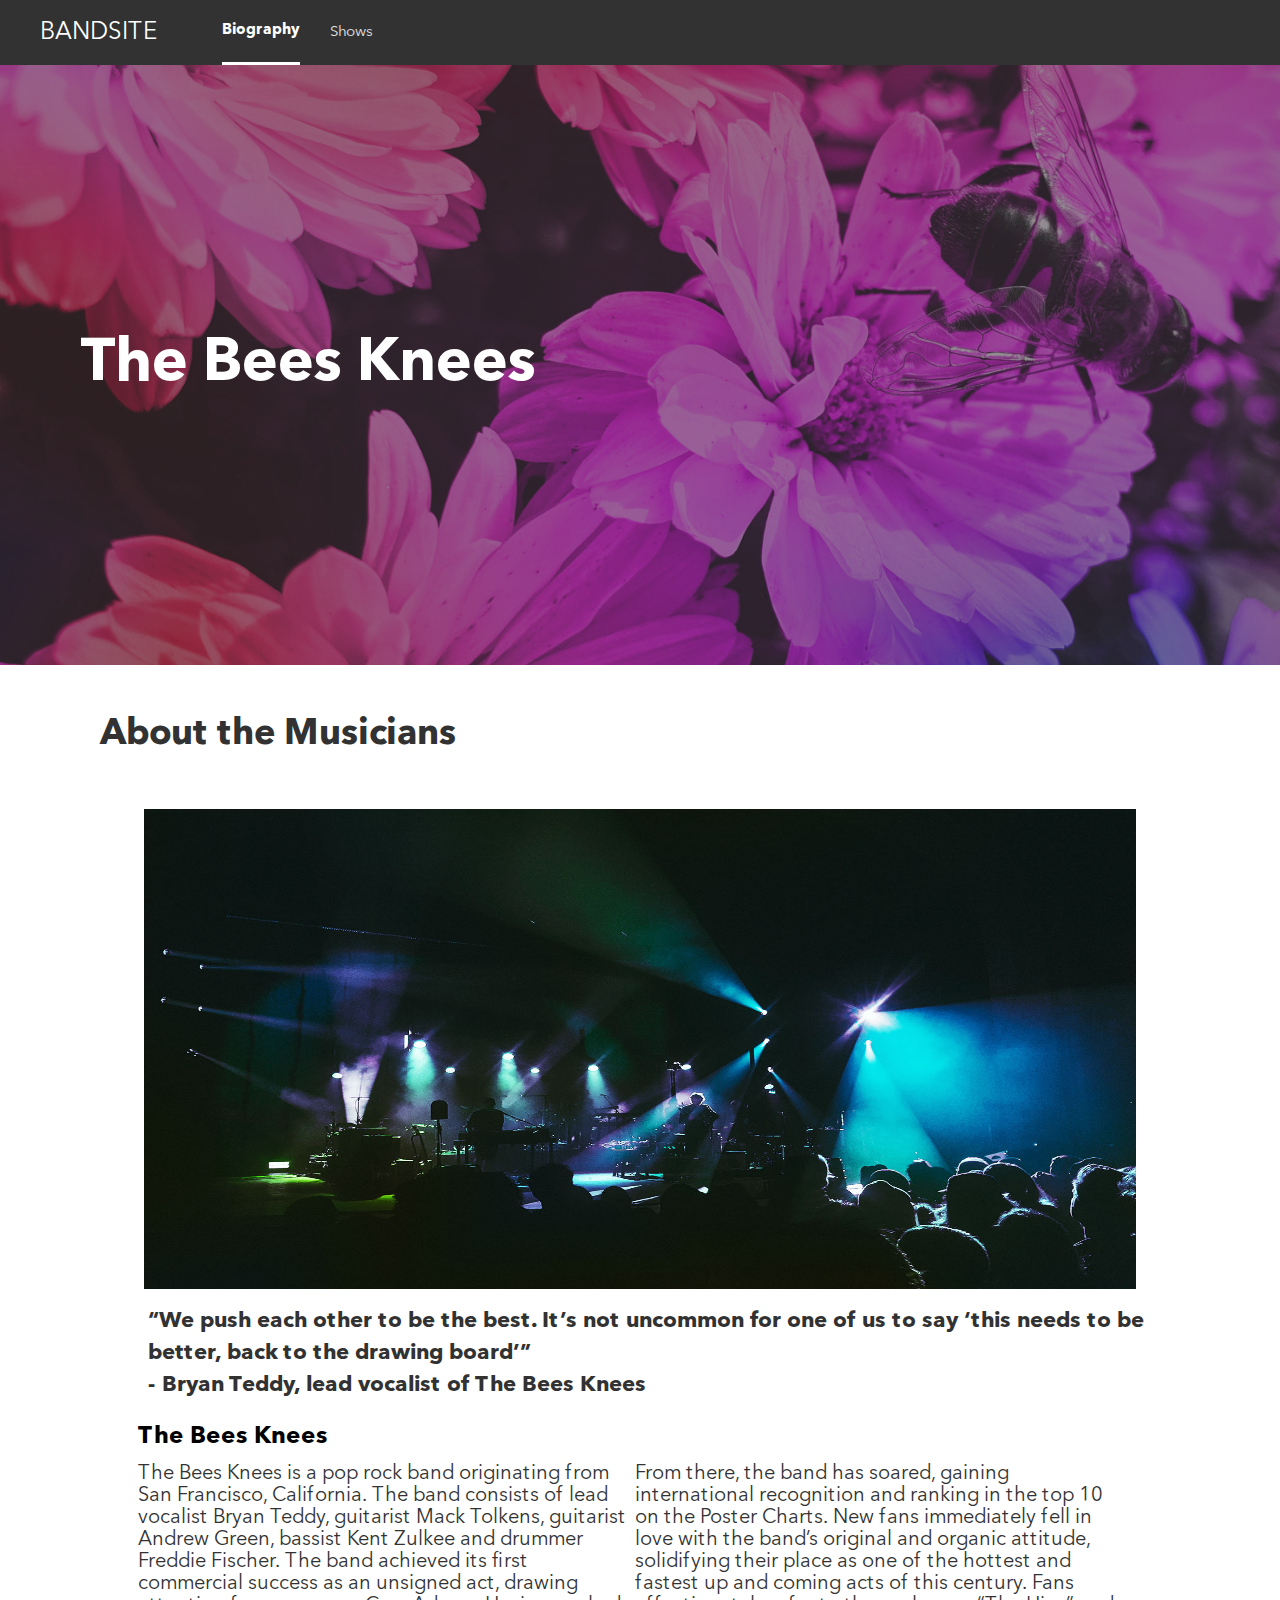
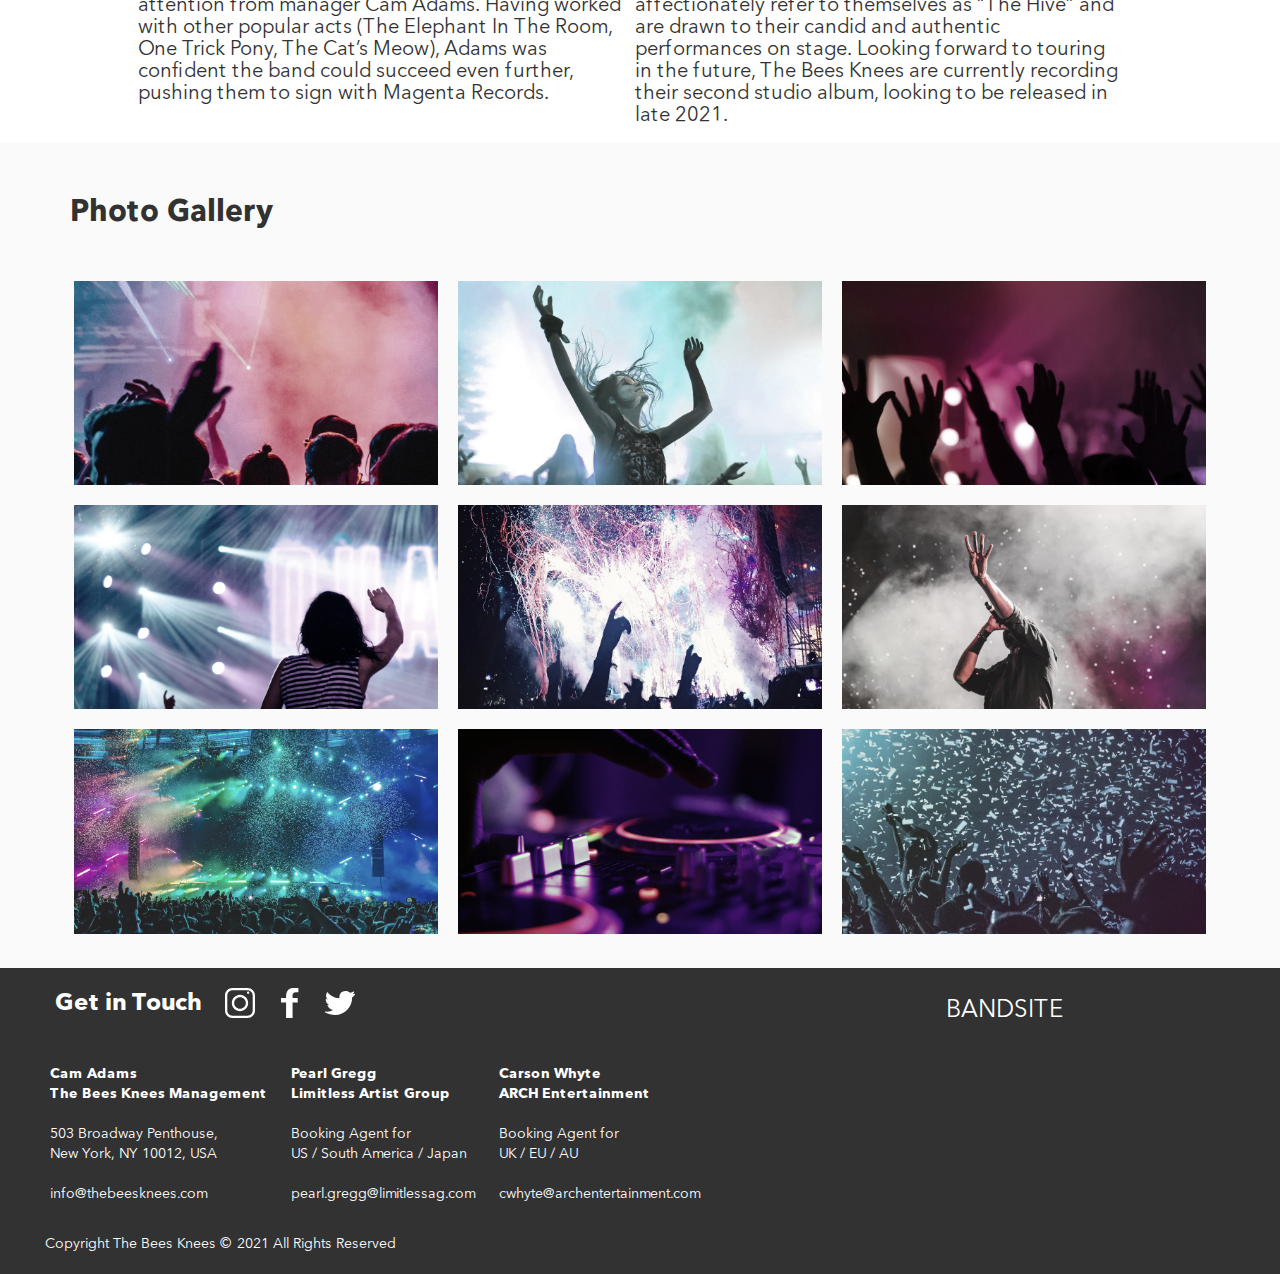
<file: Sprint-1/index.html>
<!DOCTYPE html>
<html lang="en">

<head>
    <meta charset="UTF-8">
    <meta http-equiv="X-UA-Compatible" content="IE=edge">
    <meta name="viewport" content="width=device-width, initial-scale=1.0">
    <title>BandSite</title>
    <link rel="stylesheet" href="./styles/bio.css">
</head>

<body>
    <header class="dark-background header">
        <a href="#" class="logo logo--nav">BANDSITE</a>
        <div class="header__content">
            <h2 class="header__nav header__nav--selected header__nav:hover">Biography</h2>
            <h2 class="header__nav header__nav:hover">Shows</h2>
        </div>
    </header>

    <div class="hero">
        <div class="hero__overlay">
            <span class="hero-text">The Bees Knees</span>
        </div>
    </div>

    <section class="about-container">
        <div class="about-wrapper">
            <div class="about-heading">
                <h3 class="section-headings">About the Musicians</h3>
            </div>
            <div class="about-align">
                <div class="about">
                    <img class="about__image" src="./assets/Images/band.jpg" alt="band.jpg">
                    <p class="about__quote">“We push each other to be the best. It’s not
                        uncommon for one of us to say ‘this needs
                        to be better, back to the drawing board’”
                        <br>
                        - Bryan Teddy, lead vocalist of The Bees
                        Knees
                    </p>

                    <div class="about-article">
                        <h5 class="about-article__heading">The Bees Knees</h5>
                        <div class="about-article__content">
                            <p class="about-article__subcontent">The Bees Knees is a pop rock band originating
                                from San Francisco, California. The band
                                consists of lead vocalist Bryan Teddy, guitarist
                                Mack Tolkens, guitarist Andrew Green, bassist
                                Kent Zulkee and drummer Freddie Fischer. The
                                band achieved its first commercial success as
                                an unsigned act, drawing attention from
                                manager Cam Adams. Having worked with
                                other popular acts (The Elephant In The Room,
                                One Trick Pony, The Cat’s Meow), Adams was
                                confident the band could succeed even further,
                                pushing them to sign with Magenta Records.
                            </p>

                            <p class="about-article__subcontent">From there, the band has soared, gaining
                                international recognition and ranking in the
                                top 10 on the Poster Charts. New fans
                                immediately fell in love with the band’s original
                                and organic attitude, solidifying their place as
                                one of the hottest and fastest up and coming
                                acts of this century. Fans affectionately refer to
                                themselves as “The Hive” and are drawn to
                                their candid and authentic performances on
                                stage. Looking forward to touring in the future,
                                The Bees Knees are currently recording their
                                second studio album, looking to be released in
                                late 2021.
                            </p>
                        </div>
                    </div>
                </div>
            </div>
        </div>
    </section>

    <section class="alternate-light-background photo-gallery">
        <h3 class="section-headings photo-gallery__heading">Photo Gallery</h3>
        <div class="photo-gallery__wrapper">
            <img class="photo-gallery__images photo-gallery__images:hover" src="./assets/Images/Photo-gallery-1.jpg"
                alt="Photo-gallery-1.jpg">
            <img class="photo-gallery__images photo-gallery__images:hover" src="./assets/Images/Photo-gallery-2.jpg"
                alt="Photo-gallery-2.jpg">
            <img class="photo-gallery__images photo-gallery__images:hover" src="./assets/Images/Photo-gallery-3.jpg"
                alt="Photo-gallery-3.jpg">
            <img class="photo-gallery__images photo-gallery__images:hover" src="./assets/Images/Photo-gallery-4.jpg"
                alt="Photo-gallery-4.jpg">
            <img class="photo-gallery__images photo-gallery__images:hover" src="./assets/Images/Photo-gallery-5.jpg"
                alt="Photo-gallery-5.jpg">
            <img class="photo-gallery__images photo-gallery__images:hover" src="./assets/Images/Photo-gallery-6.jpg"
                alt="Photo-gallery-6.jpg">
            <img class="photo-gallery__images photo-gallery__images:hover" src="./assets/Images/Photo-gallery-7.jpg"
                alt="Photo-gallery-7.jpg">
            <img class="photo-gallery__images photo-gallery__images:hover" src="./assets/Images/Photo-gallery-8.jpg"
                alt="Photo-gallery-8.jpg">
            <img class="photo-gallery__images photo-gallery__images:hover" src="./assets/Images/Photo-gallery-9.jpg"
                alt="Photo-gallery-9.jpg">
        </div>
    </section>

    <footer class="dark-background footer">
        <div class="footer__get-in-touch-section--wrapper">
            <div class="footer__get-in-touch-section">
                <h3 class="section-headings section-headings--footer footer__heading">Get in Touch</h3>
                <div class="footer__icons-list">
                    <a href="https://www.instagram.com/"><img class="footer__icons"
                            src="./assets/Icons/SVG/Icon-instagram.svg" alt="instagram.com"></a>
                    <a href="https://www.fb.com/"><img class="footer__icons" src="./assets/Icons/SVG/Icon-facebook.svg"
                            alt="facebook.com"></a>
                    <a href="https://www.twitter.com/"><img class="footer__icons"
                            src="./assets/Icons/SVG/Icon-twitter.svg" alt="twitter.com"></a>
                </div>
            </div>

            <nav class="logo logo--tablet">BANDSITE</nav>
        </div>

        <div class="footer__card-container">
            <div class="footer__card-wrapper">
                <div class="footer__card">
                    <div class="footer__card--name">
                        <p>Cam Adams</p>
                        <p>The Bees Knees Management</p>
                    </div>
                    <div class="footer__card--role">
                        <p>503 Broadway Penthouse,</p>
                        <p>New York, NY 10012, USA</p>
                    </div>
                    <div class="footer__card--contact">
                        <p><a href="mailto:info@thebeesknees.com"
                                class="footer__card--contact-link">info@thebeesknees.com</a></p>
                    </div>
                </div>
            </div>

            <div class="footer__card-wrapper">
                <div class="footer__card">
                    <div class="footer__card--name">
                        <p>Pearl Gregg</p>
                        <p>Limitless Artist Group</p>
                    </div>
                    <div class="footer__card--role">
                        <p>Booking Agent for</p>
                        <p>US / South America / Japan</p>
                    </div>
                    <div class="footer__card--contact">
                        <p><a href="mailto:pearl.gregg@limitlessag.com"
                                class="footer__card--contact-link">pearl.gregg@limitlessag.com</a></p>
                    </div>
                </div>
            </div>

            <div class="footer__card-wrapper">
                <div class="footer__card">
                    <div class="footer__card--name">
                        <p>Carson Whyte</p>
                        <p>ARCH Entertainment</p>
                    </div>
                    <div class="footer__card--role">
                        <p>Booking Agent for</p>
                        <p>UK / EU / AU</p>
                    </div>
                    <div class="footer__card--contact">
                        <p><a href="mailto:cwhyte@archentertainment.com"
                                class="footer__card--contact-link">cwhyte@archentertainment.com</a></p>
                    </div>
                </div>
            </div>

        </div>

        <p class="logo logo--mobile">BANDSITE</p>
        <p class="footer__trademark">Copyright The Bees Knees © 2021 All Rights Reserved</p>
    </footer>

</body>

</html>
</file>
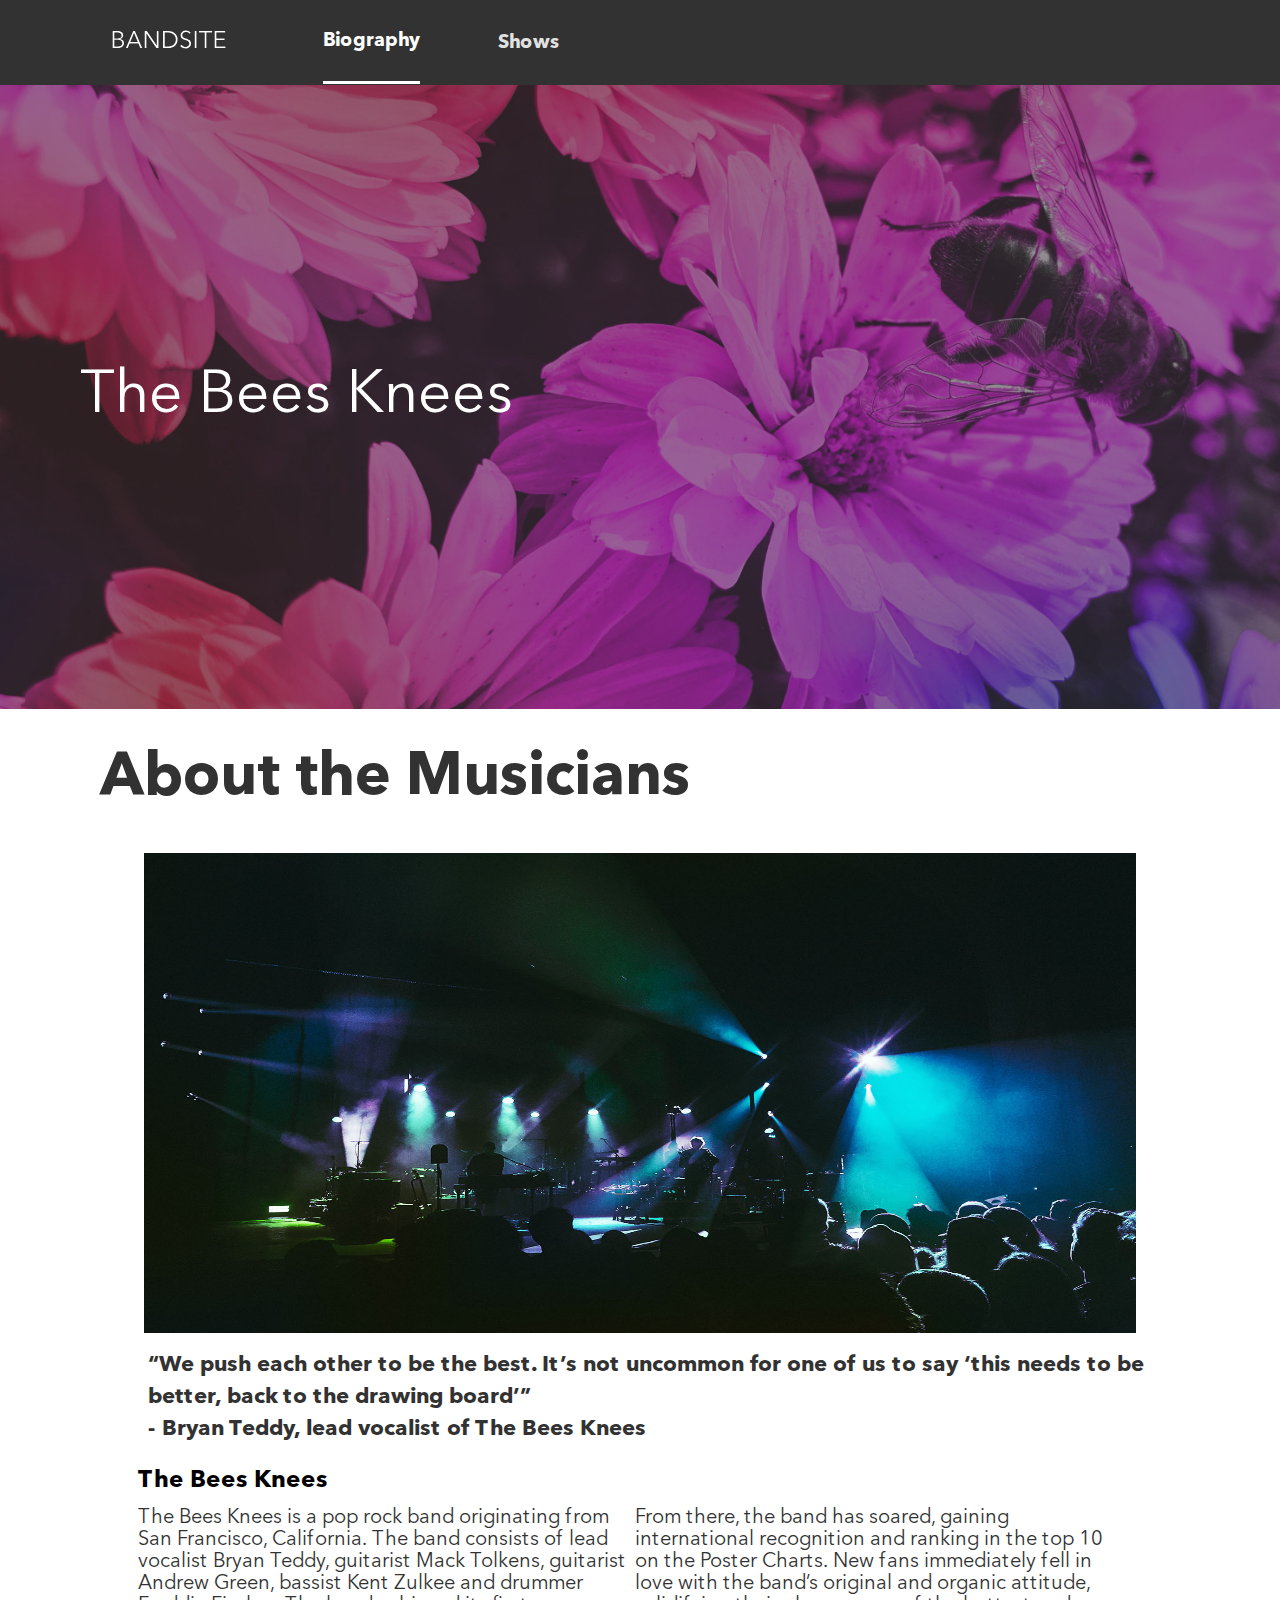
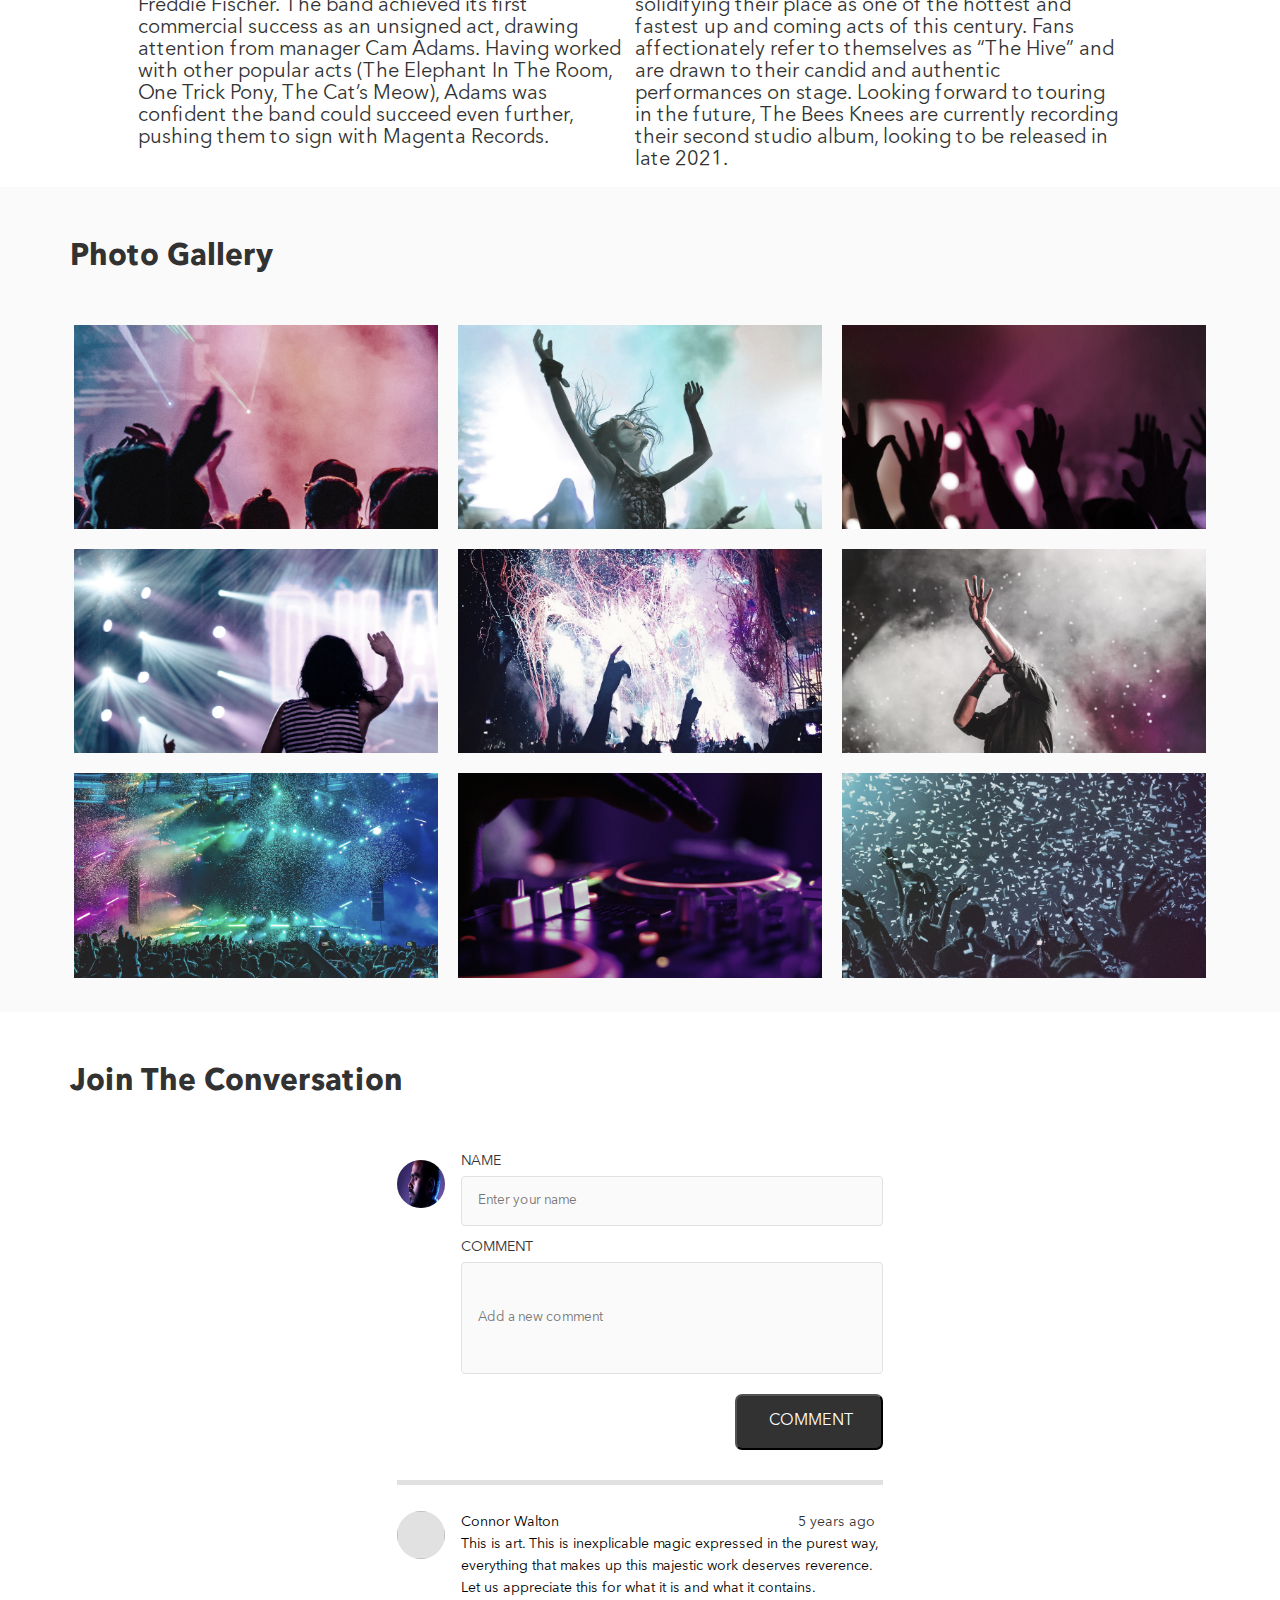
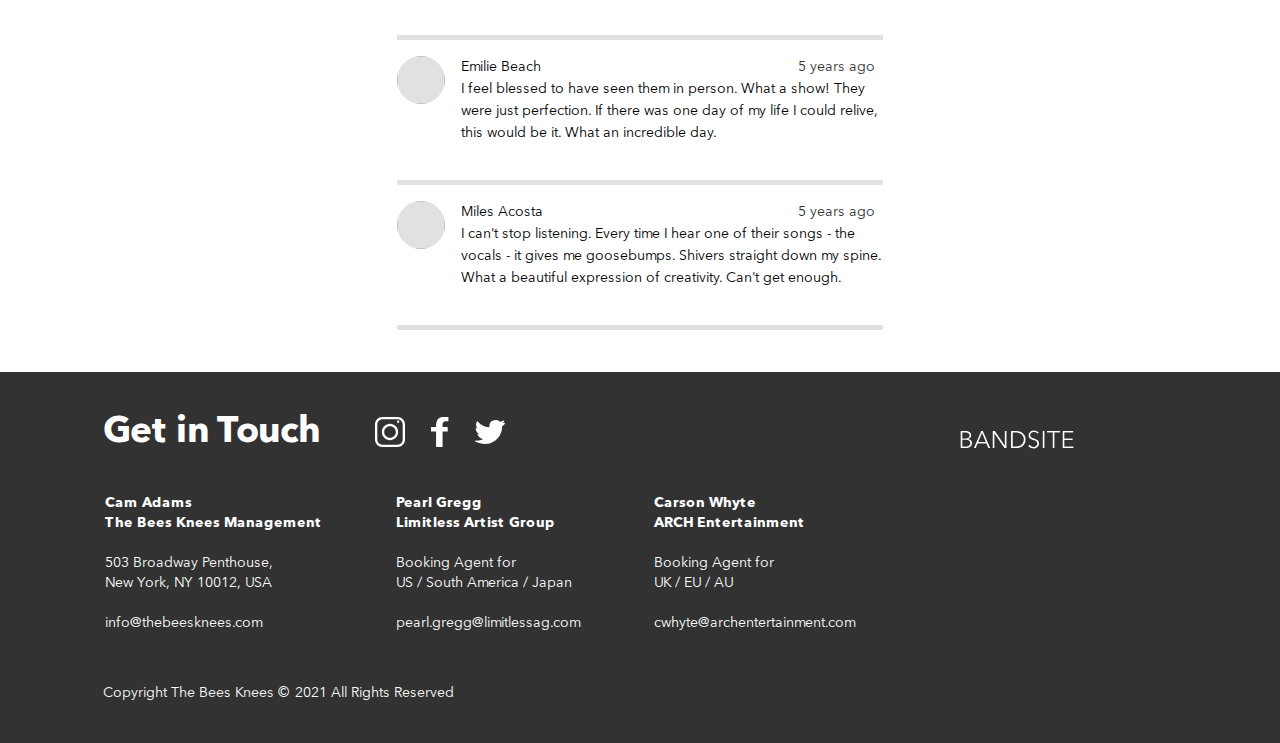
<file: Sprint-2/index.html>
<!DOCTYPE html>
<html lang="en">
  <head>
    <meta charset="UTF-8" />
    <meta http-equiv="X-UA-Compatible" content="IE=edge" />
    <meta name="viewport" content="width=device-width, initial-scale=1.0" />
    <title>Biography</title>
    <link rel="stylesheet" href="./styles/global.css" />
    <link rel="stylesheet" href="./styles/bio.css" />
  </head>

  <body>
    <header class="dark-background header">
      <a href="index.html"
        ><img
          class="logo logo--nav"
          src="./assets/logos/Logo-bandsite.svg"
          alt="BANDSITE"
      /></a>
      <div class="header__content">
        <a class="header__nav header__nav--selected" href="index.html">
          <h2>Biography</h2>
        </a>
        <a class="header__nav" href="./pages/shows.html">
          <h2>Shows</h2>
        </a>
      </div>
    </header>

    <div class="hero hero--bio">
      <div class="hero__overlay">
        <span class="hero__text">The Bees Knees</span>
      </div>
    </div>

    <section class="about">
      <div class="about__wrapper">
        <div class="about__heading">
          <h3 class="section-headings">About the Musicians</h3>
        </div>
        <div class="about__section">
          <div class="about__container">
            <img
              class="about__image"
              src="./assets/images/band.jpg"
              alt="band.jpg"
            />
            <p class="about__quote">
              “We push each other to be the best. It’s not uncommon for one of
              us to say ‘this needs to be better, back to the drawing board’”
              <br />
              - Bryan Teddy, lead vocalist of The Bees Knees
            </p>

            <div class="about-article">
              <h5 class="about-article__heading">The Bees Knees</h5>
              <div class="about-article__content">
                <p class="about-article__subcontent">
                  The Bees Knees is a pop rock band originating from San
                  Francisco, California. The band consists of lead vocalist
                  Bryan Teddy, guitarist Mack Tolkens, guitarist Andrew Green,
                  bassist Kent Zulkee and drummer Freddie Fischer. The band
                  achieved its first commercial success as an unsigned act,
                  drawing attention from manager Cam Adams. Having worked with
                  other popular acts (The Elephant In The Room, One Trick Pony,
                  The Cat’s Meow), Adams was confident the band could succeed
                  even further, pushing them to sign with Magenta Records.
                </p>

                <p class="about-article__subcontent">
                  From there, the band has soared, gaining international
                  recognition and ranking in the top 10 on the Poster Charts.
                  New fans immediately fell in love with the band’s original and
                  organic attitude, solidifying their place as one of the
                  hottest and fastest up and coming acts of this century. Fans
                  affectionately refer to themselves as “The Hive” and are drawn
                  to their candid and authentic performances on stage. Looking
                  forward to touring in the future, The Bees Knees are currently
                  recording their second studio album, looking to be released in
                  late 2021.
                </p>
              </div>
            </div>
          </div>
        </div>
      </div>
    </section>

    <section class="alternate-light-background photo-gallery">
      <h3 class="section-headings photo-gallery__heading">Photo Gallery</h3>
      <div class="photo-gallery__wrapper">
        <img
          class="photo-gallery__images"
          src="./assets/images/Photo-gallery-1.jpg"
          alt="Audience"
        />
        <img
          class="photo-gallery__images"
          src="./assets/images/Photo-gallery-2.jpg"
          alt="A fan enjoying the concert"
        />
        <img
          class="photo-gallery__images"
          src="./assets/images/Photo-gallery-3.jpg"
          alt="Fans with their hands up in the air"
        />
        <img
          class="photo-gallery__images"
          src="./assets/images/Photo-gallery-4.jpg"
          alt="The artist"
        />
        <img
          class="photo-gallery__images"
          src="./assets/images/Photo-gallery-5.jpg"
          alt="Fireworks"
        />
        <img
          class="photo-gallery__images"
          src="./assets/images/Photo-gallery-6.jpg"
          alt="Artist performing on stage"
        />
        <img
          class="photo-gallery__images"
          src="./assets/images/Photo-gallery-7.jpg"
          alt="The stadium"
        />
        <img
          class="photo-gallery__images"
          src="./assets/images/Photo-gallery-8.jpg"
          alt="The DJ"
        />
        <img
          class="photo-gallery__images"
          src="./assets/images/Photo-gallery-9.jpg"
          alt="The crowd"
        />
      </div>
    </section>

    <section class="comment">
      <h3 class="section-headings comment__heading">Join The Conversation</h3>
      <div class="comment__wrapper">
        <form class="comment__form">
          <div class="comment__form-div comment__form-div--user-image">
            <img
              class="comment__form-user-image"
              src="./assets/images/Mohan-muruge.jpg"
              alt="Mohan Muruge Profile Image"
            />
          </div>
          <div class="comment__form-div">
            <label class="comment__label" for="commenteeName">NAME</label>
            <input
              type="text"
              class="comment__form-input"
              id="commenteeName"
              name="commenteeName"
              placeholder="Enter your name"
            />
            <p id="commenteeNameError"></p>
            <label class="comment__label" for="comment">COMMENT</label>
            <input
              name="comment"
              class="comment__form-input comment__form-input--textarea"
              id="comment"
              name="comment"
              cols="30"
              rows="10"
              placeholder="Add a new comment"
            />
            <p id="commentError"></p>
            <div class="button-container">
              <button type="submit" class="button button--bio">COMMENT</button>
            </div>
          </div>
        </form>

        <div class="comment__result"></div>
      </div>
    </section>

    <footer class="dark-background footer">
      <div class="footer__section-wrapper">
        <div class="footer__section">
          <h3 class="section-headings section-headings--footer footer__heading">
            Get in Touch
          </h3>
          <div class="footer__icons-list">
            <a href="https://www.instagram.com/"
              ><img
                class="footer__icons"
                src="./assets/icons/SVG/Icon-instagram.svg"
                alt="instagram.com"
            /></a>
            <a href="https://www.fb.com/"
              ><img
                class="footer__icons"
                src="./assets/icons/SVG/Icon-facebook.svg"
                alt="facebook.com"
            /></a>
            <a href="https://www.twitter.com/"
              ><img
                class="footer__icons"
                src="./assets/icons/SVG/Icon-twitter.svg"
                alt="twitter.com"
            /></a>
          </div>
        </div>

        <img
          class="logo logo--tablet"
          src="./assets/logos/Logo-bandsite.svg"
          alt="BANDSITE"
        />
      </div>

      <div class="footer-card">
        <div class="footer-card__wrapper">
          <div class="footer-card__container">
            <div class="footer-card__name">
              <p>Cam Adams</p>
              <p>The Bees Knees Management</p>
            </div>
            <div class="footer-card__role">
              <p>503 Broadway Penthouse,</p>
              <p>New York, NY 10012, USA</p>
            </div>
            <div class="footer-card__contact">
              <p>
                <a
                  href="mailto:info@thebeesknees.com"
                  class="footer-card__contact-link"
                  >info@thebeesknees.com</a
                >
              </p>
            </div>
          </div>
        </div>

        <div class="footer-card__wrapper">
          <div class="footer-card__container">
            <div class="footer-card__name">
              <p>Pearl Gregg</p>
              <p>Limitless Artist Group</p>
            </div>
            <div class="footer-card__role">
              <p>Booking Agent for</p>
              <p>US / South America / Japan</p>
            </div>
            <div class="footer-card__contact">
              <p>
                <a
                  href="mailto:pearl.gregg@limitlessag.com"
                  class="footer-card__contact-link"
                  >pearl.gregg@limitlessag.com</a
                >
              </p>
            </div>
          </div>
        </div>

        <div class="footer-card__wrapper">
          <div class="footer-card__container">
            <div class="footer-card__name">
              <p>Carson Whyte</p>
              <p>ARCH Entertainment</p>
            </div>
            <div class="footer-card__role">
              <p>Booking Agent for</p>
              <p>UK / EU / AU</p>
            </div>
            <div class="footer-card__contact">
              <p>
                <a
                  href="mailto:cwhyte@archentertainment.com"
                  class="footer-card__contact-link"
                  >cwhyte@archentertainment.com</a
                >
              </p>
            </div>
          </div>
        </div>
      </div>

      <img
        class="logo logo--mobile"
        src="./assets/logos/Logo-bandsite.svg"
        alt="BANDSITE"
      />
      <p class="footer__trademark">
        Copyright The Bees Knees © 2021 All Rights Reserved
      </p>
    </footer>

    <script src="./scripts/index-page.js"></script>
  </body>
</html>
</file>
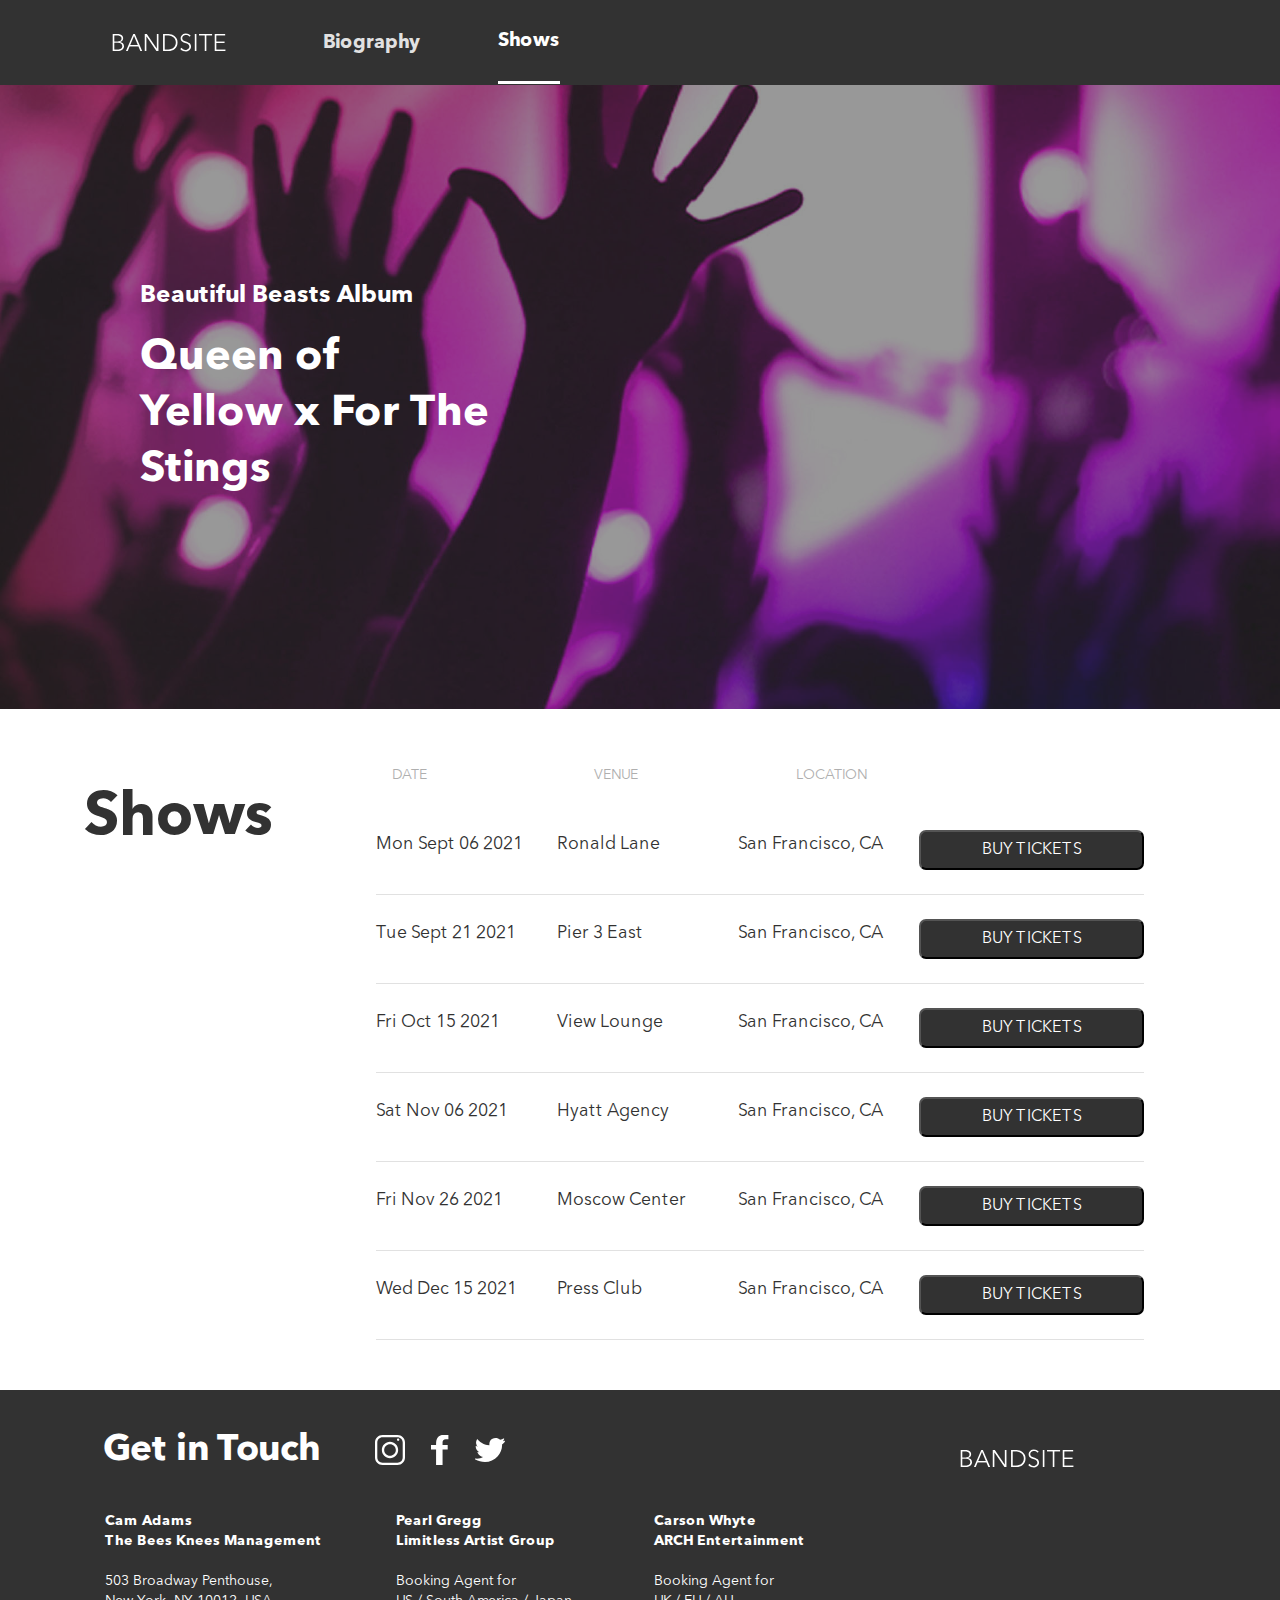
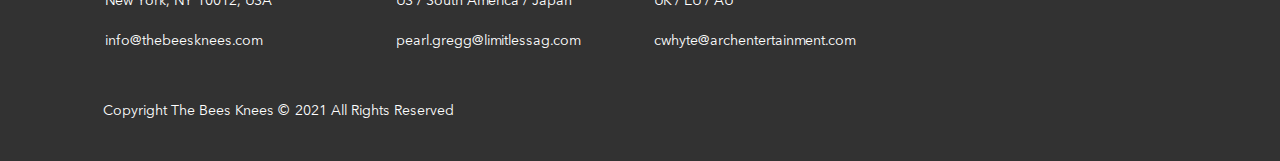
<file: Sprint-2/pages/shows.html>
<!DOCTYPE html>
<html lang="en">

<head>
    <meta charset="UTF-8">
    <meta http-equiv="X-UA-Compatible" content="IE=edge">
    <meta name="viewport" content="width=device-width, initial-scale=1.0">
    <title>Shows</title>
    <link rel="stylesheet" href="../styles/global.css">
    <link rel="stylesheet" href="../styles/shows.css">
</head>

<body>
    <header class="dark-background header">
        <img class="logo logo--nav" src="../assets/logos/Logo-bandsite.svg" alt="BANDSITE">
        <div class="header__content">
            <a class="header__nav" href="../index.html">
                <h2>Biography</h2>
            </a>
            <a class="header__nav header__nav--selected" href="shows.html">
                <h2>Shows</h2>
            </a>
        </div>
    </header>

    <div class="hero hero--shows">
        <div class="hero__overlay">
            <div class="hero__wrapper">
                <div class="hero__half">
                    <span class="hero__text">
                        <p class="hero__text--sub">Beautiful Beasts Album</p>
                        <p class="hero__text--main">Queen of Yellow x For The Stings</p>
                    </span>
                </div>
                <div class="hero__half">
                    <iframe class="hero__player" scrolling="no" frameborder="no" allow="autoplay"
                        src="https://w.soundcloud.com/player/?url=https%3A//api.soundcloud.com/tracks/535872399&color=%23ff5500&auto_play=false&hide_related=false&show_comments=true&show_user=true&show_reposts=false&show_teaser=true">
                    </iframe>
                </div>
            </div>
        </div>
    </div>

    <div class="shows">
        <div class="shows__container">
            <div class="shows__heading">
                <h3 class="section-headings">Shows</h3>
            </div>
            <div class="shows-detail">
                <div class="shows-detail__wrapper">
                    <div class="shows-detail__subheading">

                    </div>

                    <ul class="shows-detail__table">

                    </ul>
                </div>
            </div>
        </div>
    </div>
    </div>

    <footer class="dark-background footer">
        <div class="footer__section-wrapper">
            <div class="footer__section">
                <h3 class="section-headings section-headings--footer footer__heading">Get in Touch</h3>
                <div class="footer__icons-list">
                    <a href="https://www.instagram.com/"><img class="footer__icons"
                            src="../assets/icons/SVG/Icon-instagram.svg" alt="instagram.com"></a>
                    <a href="https://www.fb.com/"><img class="footer__icons" src="../assets/icons/SVG/Icon-facebook.svg"
                            alt="facebook.com"></a>
                    <a href="https://www.twitter.com/"><img class="footer__icons"
                            src="../assets/icons/SVG/Icon-twitter.svg" alt="twitter.com"></a>
                </div>
            </div>

            <img class="logo logo--tablet" src="../assets/logos/Logo-bandsite.svg" alt="BANDSITE">
        </div>

        <div class="footer-card">
            <div class="footer-card__wrapper">
                <div class="footer-card__container">
                    <div class="footer-card__name">
                        <p>Cam Adams</p>
                        <p>The Bees Knees Management</p>
                    </div>
                    <div class="footer-card__role">
                        <p>503 Broadway Penthouse,</p>
                        <p>New York, NY 10012, USA</p>
                    </div>
                    <div class="footer-card__contact">
                        <p><a href="mailto:info@thebeesknees.com"
                                class="footer-card__contact-link">info@thebeesknees.com</a></p>
                    </div>
                </div>
            </div>

            <div class="footer-card__wrapper">
                <div class="footer-card__container">
                    <div class="footer-card__name">
                        <p>Pearl Gregg</p>
                        <p>Limitless Artist Group</p>
                    </div>
                    <div class="footer-card__role">
                        <p>Booking Agent for</p>
                        <p>US / South America / Japan</p>
                    </div>
                    <div class="footer-card__contact">
                        <p><a href="mailto:pearl.gregg@limitlessag.com"
                                class="footer-card__contact-link">pearl.gregg@limitlessag.com</a></p>
                    </div>
                </div>
            </div>

            <div class="footer-card__wrapper">
                <div class="footer-card__container">
                    <div class="footer-card__name">
                        <p>Carson Whyte</p>
                        <p>ARCH Entertainment</p>
                    </div>
                    <div class="footer-card__role">
                        <p>Booking Agent for</p>
                        <p>UK / EU / AU</p>
                    </div>
                    <div class="footer-card__contact">
                        <p><a href="mailto:cwhyte@archentertainment.com"
                                class="footer-card__contact-link">cwhyte@archentertainment.com</a></p>
                    </div>
                </div>
            </div>

        </div>

        <img class="logo logo--mobile" src="../assets/logos/Logo-bandsite.svg" alt="BANDSITE">
        <p class="footer__trademark">Copyright The Bees Knees © 2021 All Rights Reserved</p>
    </footer>


    <script src="../scripts/build-shows-page.js"></script>
</body>

</html>
</file>
<file: Sprint-1/styles/bio.css>
@font-face {
  font-family: "AvenirNext LT Pro";
  src: url("../assets/fonts/AvenirNextLTPro-Regular.woff2") format("woff2"), url("../assets/fonts/AvenirNextLTPro-Regular.woff") format("woff"), url("../assets/fonts/AvenirNextLTPro-Regular.ttf") format("truetype");
  font-weight: normal;
  font-style: normal;
  font-display: swap;
}
@font-face {
  font-family: "AvenirNext LT Pro";
  src: url("../assets/fonts/AvenirNextLTPro-Demi.woff2") format("woff2"), url("../assets/fonts/AvenirNextLTPro-Demi.woff") format("woff"), url("../assets/fonts/AvenirNextLTPro-Demi.ttf") format("truetype");
  font-weight: bold;
  font-style: normal;
  font-display: swap;
}
@font-face {
  font-family: "AvenirNext LT Pro";
  src: url("../assets/fonts/AvenirNextLTPro-Bold.woff2") format("woff2"), url("../assets/fonts/AvenirNextLTPro-Bold.woff") format("woff"), url("../assets/fonts/AvenirNextLTPro-Bold.ttf") format("truetype");
  font-weight: bold;
  font-style: normal;
  font-display: swap;
}
@font-face {
  font-family: "AvenirNext LT Pro";
  src: url("../assets/fonts/AvenirNextLTPro-Regular_1.woff2") format("woff2"), url("../assets/fonts/AvenirNextLTPro-Regular_1.woff") format("woff"), url("../assets/fonts/AvenirNextLTPro-Regular_1.ttf") format("truetype");
  font-weight: normal;
  font-style: normal;
  font-display: swap;
}
@font-face {
  font-family: "AvenirNext LT Pro";
  src: url("../assets/fonts/AvenirNextLTPro-Demi_1.woff2") format("woff2"), url("../assets/fonts/AvenirNextLTPro-Demi_1.woff") format("woff"), url("../assets/fonts/AvenirNextLTPro-Demi_1.ttf") format("truetype");
  font-weight: bold;
  font-style: normal;
  font-display: swap;
}
@font-face {
  font-family: "AvenirNext LT Pro";
  src: url("../assets/fonts/AvenirNextLTPro-Bold_1.woff2") format("woff2"), url("../assets/fonts/AvenirNextLTPro-Bold_1.woff") format("woff"), url("../assets/fonts/AvenirNextLTPro-Bold_1.ttf") format("truetype");
  font-weight: bold;
  font-style: normal;
  font-display: swap;
}
* {
  font-family: "AvenirNext LT Pro", "Sans Serif";
  box-sizing: border-box;
  margin: 0px;
}

body {
  font-weight: 400;
  color: #323232;
}
@media screen and (min-width: 320px) and (max-width: 767px) {
  body {
    font-size: 0.8125rem;
    line-height: 1.125rem;
  }
}
@media screen and (min-width: 768px) {
  body {
    font-size: 0.875rem;
    line-height: 1.375rem;
  }
}

.dark-background {
  background-color: #323232;
}

.alternate-light-background {
  background-color: #FAFAFA;
}

.section-headings {
  color: #323232;
  font-weight: 700;
}
@media screen and (min-width: 320px) and (max-width: 767px) {
  .section-headings {
    font-size: 1.5rem;
    line-height: 2rem;
    margin-left: 0.9375rem;
    padding-top: 1.5rem;
    padding-bottom: 1rem;
  }
}
@media screen and (min-width: 768px) {
  .section-headings {
    font-size: 2.25rem;
    line-height: 2.75rem;
    padding-top: 3rem;
    padding-bottom: 2.25rem;
  }
}
.section-headings--footer {
  color: #ffffff;
}

.header {
  display: flex;
  justify-content: center;
  align-items: center;
  color: #ffffff;
  width: 100%;
}
@media screen and (min-width: 320px) and (max-width: 767px) {
  .header {
    flex-direction: column;
  }
}
@media screen and (min-width: 768px) {
  .header {
    justify-content: flex-start;
    flex-direction: row;
  }
}
@media screen and (min-width: 320px) and (max-width: 767px) {
  .header__content {
    display: flex;
    justify-content: center;
    align-items: center;
    width: 100%;
    font-size: 0.625rem;
    line-height: 1.25rem;
  }
}
@media screen and (min-width: 768px) {
  .header__content {
    display: inline-flex;
    justify-content: flex-start;
    align-items: center;
    margin-left: 4.0625rem;
  }
}
.header__nav {
  display: inline-flex;
  justify-content: center;
  align-items: center;
  padding: 1.25rem 0rem 0.625rem 0rem;
  color: #E1E1E1;
  font-weight: 400;
}
@media screen and (min-width: 320px) and (max-width: 767px) {
  .header__nav {
    width: 50%;
  }
}
@media screen and (min-width: 768px) {
  .header__nav {
    margin-right: 1.875rem;
    padding: 1.25rem 0rem;
    font-size: 0.9375rem;
  }
}
.header__nav--selected {
  color: #ffffff;
  border-bottom: 3px solid #ffffff;
  font-weight: 700;
}
.header__nav:hover {
  color: #ffffff;
  border-bottom: 3px solid #ffffff;
}

.logo {
  text-decoration: none;
  color: #ffffff;
  display: none;
  font-size: 1.5rem;
  line-height: 2rem;
}
@media screen and (min-width: 320px) and (max-width: 767px) {
  .logo {
    padding: 1.25rem 0rem 0.3125rem 0rem;
  }
}
@media screen and (min-width: 768px) {
  .logo {
    padding: 0rem;
  }
}
.logo--nav {
  max-height: 1.25rem;
  max-width: 7.5rem;
}
@media screen and (min-width: 320px) and (max-width: 767px) {
  .logo--nav {
    display: inline-flex;
    justify-content: center;
    align-items: center;
  }
}
@media screen and (min-width: 768px) {
  .logo--nav {
    display: inline-flex;
    justify-content: flex-start;
    align-items: center;
    margin-left: 2.5rem;
  }
}
@media screen and (min-width: 1280px) {
  .logo--nav {
    margin-right: 0rem;
  }
}
@media screen and (min-width: 320px) and (max-width: 767px) {
  .logo--mobile {
    display: inline-block;
    padding-bottom: 0.9375rem;
    padding-top: 2.8125rem;
  }
}
@media screen and (min-width: 768px) {
  .logo--mobile {
    display: none;
  }
}
@media screen and (min-width: 320px) and (max-width: 767px) {
  .logo--tablet {
    display: none;
  }
}
@media screen and (min-width: 768px) {
  .logo--tablet {
    display: inline-block;
    padding-left: 2.5rem;
  }
}

.hero {
  background-image: url(../assets/Images/hero-bio.jpg);
  background-position: center;
  background-size: cover;
  width: 100%;
  position: relative;
}
@media screen and (min-width: 320px) and (max-width: 767px) {
  .hero {
    height: 12.5rem;
  }
}
@media screen and (min-width: 768px) {
  .hero {
    height: 29.0625rem;
  }
}
@media screen and (min-width: 1280px) {
  .hero {
    height: 37.5rem;
  }
}
.hero__overlay {
  position: absolute;
  background: rgba(50, 50, 50, 0.5);
  z-index: 999;
  height: 100%;
  width: 100%;
}

.hero-text {
  font-weight: 700;
  display: inline-flex;
  justify-content: flex-start;
  align-items: center;
  width: 100%;
  height: 100%;
  color: #ffffff;
}
@media screen and (min-width: 320px) and (max-width: 767px) {
  .hero-text {
    font-size: 1.5rem;
    line-height: 2rem;
    padding-left: 1.375rem;
  }
}
@media screen and (min-width: 768px) {
  .hero-text {
    font-size: 3.75rem;
    line-height: 4.25rem;
    padding-left: 2.5rem;
  }
}
@media screen and (min-width: 1280px) {
  .hero-text {
    padding-left: 5rem;
  }
}

.about-container {
  width: 100%;
  padding-bottom: 1rem;
}

.about-wrapper {
  display: flex;
  flex-direction: column;
  justify-content: center;
  align-items: center;
}
@media screen and (min-width: 768px) {
  .about-wrapper {
    align-items: flex-start;
  }
}

.about-align {
  display: flex;
  align-items: center;
  justify-content: center;
}

@media screen and (min-width: 768px) {
  .about-heading {
    margin-left: 1.25rem;
  }
}
@media screen and (min-width: 1280px) {
  .about-heading {
    margin-left: 6.25rem;
  }
}

.about {
  display: flex;
  flex-direction: column;
  justify-content: center;
  align-items: flex-start;
}
@media screen and (min-width: 768px) {
  .about {
    width: 80%;
  }
}
.about__image {
  padding: 1rem;
  margin: auto;
}
@media screen and (min-width: 320px) and (max-width: 767px) {
  .about__image {
    height: 60vw;
    width: 100vw;
  }
}
@media screen and (min-width: 768px) {
  .about__image {
    height: 50vw;
    width: 80vw;
  }
}
@media screen and (min-width: 1280px) {
  .about__image {
    height: 40vw;
  }
}
.about__quote {
  font-weight: 700;
}
@media screen and (min-width: 320px) and (max-width: 767px) {
  .about__quote {
    font-size: 0.875rem;
    line-height: 1.375rem;
    padding: 0rem 0.625rem;
  }
}
@media screen and (min-width: 768px) {
  .about__quote {
    font-size: 1.375rem;
    line-height: 2rem;
    padding: 0rem 0.625rem;
  }
}
@media screen and (min-width: 1280px) {
  .about__quote {
    margin-left: 1.25rem;
    padding: 0rem;
  }
}

.about-article {
  display: flex;
  flex-direction: column;
  justify-content: center;
  align-items: flex-start;
  font-size: 1.25rem;
  padding: 0rem 0.625rem;
  width: 100%;
}
@media screen and (min-width: 320px) and (max-width: 767px) {
  .about-article {
    padding: 0rem 1rem;
  }
}
.about-article__heading {
  padding: 1.25rem 0rem 0.625rem 0rem;
  font-weight: 600;
  color: #000000;
}
@media screen and (min-width: 320px) and (max-width: 767px) {
  .about-article__heading {
    font-size: 0.875rem;
    line-height: 1.375rem;
  }
}
@media screen and (min-width: 768px) {
  .about-article__heading {
    font-size: 1.5rem;
    line-height: 2rem;
  }
}
@media screen and (min-width: 320px) and (max-width: 767px) {
  .about-article__subcontent {
    display: flex;
    justify-content: flex-start;
    align-items: center;
    padding: 0.625rem 0rem;
    width: 100%;
    font-size: 0.8125rem;
    line-height: 1.125rem;
    font-weight: 400;
  }
}
@media screen and (min-width: 768px) {
  .about-article__subcontent {
    display: inline-flex;
    flex-direction: column;
    justify-content: center;
    align-items: center;
    width: 49%;
    margin: auto;
  }
}

.photo-gallery {
  display: flex;
  flex-direction: column;
  justify-content: center;
  align-items: flex-start;
  width: 100%;
  padding-bottom: 1.5rem;
}
@media screen and (min-width: 320px) and (max-width: 767px) {
  .photo-gallery {
    padding-bottom: 0.625rem;
  }
}
@media screen and (min-width: 1280px) {
  .photo-gallery {
    padding-bottom: 1.5rem;
  }
}
.photo-gallery__heading {
  font-size: 1.875rem;
}
@media screen and (min-width: 320px) and (max-width: 767px) {
  .photo-gallery__heading {
    margin-left: 0.625rem;
  }
}
@media screen and (min-width: 768px) {
  .photo-gallery__heading {
    margin-left: 1.5625rem;
  }
}
@media screen and (min-width: 1280px) {
  .photo-gallery__heading {
    margin-left: 4.375rem;
  }
}
.photo-gallery__wrapper {
  display: flex;
  flex-wrap: wrap;
  justify-content: center;
  align-items: center;
}
@media screen and (min-width: 768px) {
  .photo-gallery__wrapper {
    margin: 0rem;
  }
}
.photo-gallery__images {
  padding: 0.625rem 0.625rem;
  width: 100%;
  filter: grayscale(50%);
}
@media screen and (min-width: 768px) {
  .photo-gallery__images {
    display: inline-flex;
    justify-content: space-evenly;
    align-items: center;
    width: 30%;
  }
}
.photo-gallery__images:hover {
  filter: none;
}

.footer {
  width: 100%;
  color: #ffffff;
  font-weight: 400;
  display: flex;
  flex-direction: column;
  justify-content: center;
  align-items: flex-start;
  padding: 1.25rem 0.625rem;
}
@media screen and (min-width: 320px) and (max-width: 767px) {
  .footer {
    font-size: 0.8125rem;
    line-height: 1.125rem;
  }
}
@media screen and (min-width: 768px) {
  .footer {
    font-size: 0.875rem;
    line-height: 1.25rem;
  }
}
.footer__get-in-touch-section {
  display: inline-flex;
  align-items: flex-start;
  justify-content: flex-start;
  width: 100%;
}
@media screen and (min-width: 320px) and (max-width: 767px) {
  .footer__get-in-touch-section {
    flex-direction: column;
  }
}
@media screen and (min-width: 768px) {
  .footer__get-in-touch-section {
    width: 70%;
    flex-direction: row;
  }
}
@media screen and (min-width: 1280px) {
  .footer__get-in-touch-section {
    width: 70%;
  }
}
.footer__get-in-touch-section--wrapper {
  display: flex;
  align-items: center;
  width: 100%;
}
@media screen and (min-width: 768px) {
  .footer__get-in-touch-section--wrapper {
    padding-left: 1.25rem;
  }
}
@media screen and (min-width: 1280px) {
  .footer__get-in-touch-section--wrapper {
    padding-left: 2.8125rem;
  }
}
.footer__heading {
  font-size: 1.5rem;
  line-height: 2rem;
  font-weight: 700;
  padding: 0rem;
}
@media screen and (min-width: 320px) and (max-width: 767px) {
  .footer__heading {
    margin-left: 0rem;
  }
}
@media screen and (min-width: 768px) {
  .footer__heading {
    display: inline-flex;
    justify-content: center;
    align-items: center;
  }
}
@media screen and (min-width: 1280px) {
  .footer__heading {
    margin-left: 0rem;
  }
}
@media screen and (min-width: 320px) and (max-width: 767px) {
  .footer__icons-list {
    display: flex;
    justify-content: center;
    align-items: center;
    margin-left: -0.625rem;
  }
}
@media screen and (min-width: 768px) {
  .footer__icons-list {
    display: inline-flex;
    justify-content: center;
    align-items: center;
    margin-left: 0.8125rem;
    margin-top: -0.625rem;
  }
}
.footer__icons {
  height: 3.125rem;
  width: 3.125rem;
  padding: 0.625rem;
}
@media screen and (min-width: 320px) and (max-width: 767px) {
  .footer__trademark {
    font-size: 0.71875rem;
  }
}
@media screen and (min-width: 768px) {
  .footer__trademark {
    padding-left: 1.25rem;
  }
}
@media screen and (min-width: 1280px) {
  .footer__trademark {
    padding-left: 2.1875rem;
  }
}

.footer__card-container {
  width: 100%;
}
@media screen and (min-width: 768px) {
  .footer__card-container {
    padding: 0rem 0.625rem;
  }
}
@media screen and (min-width: 1280px) {
  .footer__card-container {
    padding: 0rem 1.875rem;
  }
}

@media screen and (min-width: 320px) and (max-width: 767px) {
  .footer__card-wrapper {
    display: flex;
    align-items: flex-start;
    justify-content: flex-start;
    width: 100%;
    margin: 0.625rem auto;
  }
}
@media screen and (min-width: 768px) {
  .footer__card-wrapper {
    display: inline-flex;
    align-items: flex-start;
    justify-content: space-between;
    margin: 1.25rem 0.625rem;
  }
}

.footer__card {
  display: flex;
  flex-direction: column;
  align-items: flex-start;
  justify-content: space-evenly;
}
@media screen and (min-width: 768px) {
  .footer__card {
    display: inline-flex;
    flex-direction: column;
    align-items: flex-start;
    justify-content: space-evenly;
    color: #ffffff;
  }
}
.footer__card--name {
  margin: 0.625rem 0rem;
  font-weight: 700;
}
.footer__card--role {
  margin: 0.625rem 0rem;
}
.footer__card--contact {
  margin: 0.625rem 0rem;
}
.footer__card--contact-link {
  text-decoration: none;
  color: #ffffff;
}/*# sourceMappingURL=bio.css.map */
</file>
<file: Sprint-2/styles/global.css>
@font-face {
  font-family: "AvenirNext LT Pro";
  src: url("../assets/fonts/AvenirNextLTPro-Regular.woff2") format("woff2"), url("../assets/fonts/AvenirNextLTPro-Regular.woff") format("woff"), url("../assets/fonts/AvenirNextLTPro-Regular.ttf") format("truetype");
  font-weight: normal;
  font-style: normal;
  font-display: swap;
}
@font-face {
  font-family: "AvenirNext LT Pro";
  src: url("../assets/fonts/AvenirNextLTPro-Demi.woff2") format("woff2"), url("../assets/fonts/AvenirNextLTPro-Demi.woff") format("woff"), url("../assets/fonts/AvenirNextLTPro-Demi.ttf") format("truetype");
  font-weight: bold;
  font-style: normal;
  font-display: swap;
}
@font-face {
  font-family: "AvenirNext LT Pro";
  src: url("../assets/fonts/AvenirNextLTPro-Bold.woff2") format("woff2"), url("../assets/fonts/AvenirNextLTPro-Bold.woff") format("woff"), url("../assets/fonts/AvenirNextLTPro-Bold.ttf") format("truetype");
  font-weight: bold;
  font-style: normal;
  font-display: swap;
}
* {
  font-family: "AvenirNext LT Pro", "Sans Serif";
  box-sizing: border-box;
  margin: 0px;
}

body {
  font-weight: 400;
  color: #323232;
}
@media screen and (min-width: 320px) and (max-width: 767px) {
  body {
    font-size: 0.8125rem;
    line-height: 1.125rem;
  }
}
@media screen and (min-width: 768px) {
  body {
    font-size: 0.875rem;
    line-height: 1.375rem;
  }
}

.header {
  display: flex;
  justify-content: center;
  align-items: center;
  color: #ffffff;
  width: 100%;
}
@media screen and (min-width: 320px) and (max-width: 767px) {
  .header {
    flex-direction: column;
  }
}
@media screen and (min-width: 768px) {
  .header {
    justify-content: flex-start;
    flex-direction: row;
    height: 90px;
  }
}
@media screen and (min-width: 1280px) {
  .header {
    padding-left: 4.5rem;
    height: 85px;
  }
}
@media screen and (min-width: 320px) and (max-width: 767px) {
  .header__content {
    display: flex;
    justify-content: center;
    align-items: center;
    width: 100%;
    font-size: 0.625rem;
    line-height: 1.25rem;
  }
}
@media screen and (min-width: 768px) {
  .header__content {
    display: inline-flex;
    justify-content: flex-start;
    align-items: center;
    margin-left: 6.0625rem;
  }
}
.header__nav {
  display: inline-flex;
  justify-content: center;
  align-items: center;
  padding: 1.25rem 0rem 0.625rem 0rem;
  color: #e1e1e1;
  font-weight: 400;
  text-decoration: none;
}
@media screen and (min-width: 320px) and (max-width: 767px) {
  .header__nav {
    width: 50%;
  }
}
@media screen and (min-width: 768px) {
  .header__nav {
    margin-right: 4.875rem;
    padding: 1.9rem 0rem;
    font-size: 0.8rem;
  }
}
@media screen and (min-width: 1280px) {
  .header__nav {
    padding: 1.8rem 0rem;
  }
}
.header__nav--selected {
  color: #ffffff;
  border-bottom: 3px solid #ffffff;
  font-weight: 700;
}
.header__nav:hover {
  color: #ffffff;
  border-bottom: 3px solid #ffffff;
}

.logo {
  text-decoration: none;
  color: #ffffff;
  display: none;
  font-size: 1.5rem;
  line-height: 2rem;
}
@media screen and (min-width: 320px) and (max-width: 767px) {
  .logo {
    padding: 1.25rem 0rem 0.3125rem 0rem;
  }
}
@media screen and (min-width: 768px) {
  .logo {
    padding: 0rem;
  }
}
@media screen and (min-width: 320px) and (max-width: 767px) {
  .logo--nav {
    display: inline-flex;
    justify-content: center;
    align-items: center;
  }
}
@media screen and (min-width: 768px) {
  .logo--nav {
    display: inline-flex;
    justify-content: flex-start;
    align-items: center;
    margin-left: 2.5rem;
    max-height: 1.25rem;
    max-width: 7.5rem;
  }
}
@media screen and (min-width: 1280px) {
  .logo--nav {
    margin-right: 0rem;
  }
}
@media screen and (min-width: 320px) and (max-width: 767px) {
  .logo--mobile {
    display: inline-block;
    padding-bottom: 0.9375rem;
    padding-top: 2.8125rem;
  }
}
@media screen and (min-width: 768px) {
  .logo--mobile {
    display: none;
  }
}
@media screen and (min-width: 320px) and (max-width: 767px) {
  .logo--tablet {
    display: none;
  }
}
@media screen and (min-width: 768px) {
  .logo--tablet {
    display: inline-block;
    padding-left: 2.5rem;
  }
}

.dark-background {
  background-color: #323232;
}

.alternate-light-background {
  background-color: #fafafa;
}

.hero {
  background-position: center;
  background-size: cover;
  width: 100%;
  position: relative;
}
@media screen and (min-width: 320px) and (max-width: 767px) {
  .hero {
    height: 15.25rem;
  }
}
@media screen and (min-width: 768px) {
  .hero {
    height: 29.0625rem;
  }
}
@media screen and (min-width: 1280px) {
  .hero {
    height: 39rem;
  }
}
.hero--bio {
  background-image: url(../assets/images/hero-bio.jpg);
}
.hero--shows {
  background-image: url(../assets/images/hero-shows.jpg);
}
.hero__overlay {
  position: absolute;
  background: rgba(50, 50, 50, 0.5);
  z-index: 999;
  height: 100%;
  width: 100%;
}
.hero__wrapper {
  display: flex;
  align-items: center;
  justify-content: center;
  width: 100%;
  height: 100%;
}
@media screen and (min-width: 320px) and (max-width: 767px) {
  .hero__wrapper {
    flex-direction: column;
  }
}
@media screen and (min-width: 768px) {
  .hero__wrapper {
    flex-direction: column;
  }
}
@media screen and (min-width: 1280px) {
  .hero__wrapper {
    flex-direction: row;
  }
}
.hero__half {
  width: 100%;
}
@media screen and (min-width: 320px) and (max-width: 767px) {
  .hero__half {
    display: flex;
    flex-direction: column;
  }
}
@media screen and (min-width: 768px) {
  .hero__half {
    display: flex;
    align-items: flex-start;
    justify-content: flex-start;
    flex-direction: column;
    padding-left: 3.75rem;
    padding-bottom: 0.3125rem;
  }
}
@media screen and (min-width: 1280px) {
  .hero__half {
    display: inline-flex;
    width: 50%;
  }
}
@media screen and (min-width: 320px) and (max-width: 767px) {
  .hero__player {
    height: 70%;
    margin-left: 20px;
    width: 90%;
  }
}
@media screen and (min-width: 768px) {
  .hero__player {
    border-radius: 5px;
    width: 56%;
  }
}
@media screen and (min-width: 1280px) {
  .hero__player {
    width: 75%;
  }
}
.hero__text {
  font-weight: 400;
  display: inline-flex;
  flex-direction: column;
  justify-content: center;
  align-items: flex-start;
  width: 54%;
  height: 100%;
  color: #ffffff;
}
@media screen and (min-width: 320px) and (max-width: 767px) {
  .hero__text {
    font-size: 1.5rem;
    line-height: 2rem;
    padding-left: 1.375rem;
  }
}
@media screen and (min-width: 768px) {
  .hero__text {
    font-size: 3.75rem;
    line-height: 4.25rem;
  }
}
@media screen and (min-width: 1280px) {
  .hero__text {
    padding-left: 5rem;
    width: 74%;
  }
}
.hero__text--sub {
  font-size: 1.5rem;
  font-weight: 600;
}
@media screen and (min-width: 320px) and (max-width: 767px) {
  .hero__text--sub {
    font-size: 0.75rem;
  }
}
.hero__text--main {
  font-size: 3rem;
  font-weight: 600;
}
@media screen and (min-width: 320px) and (max-width: 767px) {
  .hero__text--main {
    font-size: 1rem;
  }
}
@media screen and (min-width: 768px) {
  .hero__text--main {
    font-size: 2.689rem;
    font-weight: 600;
    padding-bottom: 1.25rem;
  }
}
@media screen and (min-width: 1280px) {
  .hero__text--main {
    font-size: 2.7rem;
    line-height: 3.5rem;
    padding-bottom: 1.875rem;
  }
}

.section-headings {
  color: #323232;
  font-weight: 700;
}
@media screen and (min-width: 320px) and (max-width: 767px) {
  .section-headings {
    font-size: 1.5rem;
    line-height: 2rem;
    margin-left: 0.9375rem;
    padding-top: 1.5rem;
    padding-bottom: 1rem;
  }
}
@media screen and (min-width: 768px) {
  .section-headings {
    font-size: 3.75rem;
    line-height: 2.75rem;
    padding-top: 3rem;
    padding-bottom: 2.25rem;
  }
}
.section-headings--footer {
  color: #ffffff;
}

.button-container {
  display: flex;
  justify-content: flex-end;
  align-items: center;
  margin: 1.25rem 0rem;
}

.button {
  background-color: #323232;
  color: #ffffff;
  font-size: 1rem;
  padding: 0rem 2rem;
  border-radius: 7px;
  cursor: pointer;
}
@media screen and (min-width: 768px) {
  .button {
    height: 2.5rem;
  }
}
@media screen and (min-width: 1280px) {
  .button {
    height: 3.5rem;
  }
}
.button:hover {
  background-color: #000000;
}
@media screen and (min-width: 320px) and (max-width: 767px) {
  .button--shows-detail {
    width: 100%;
  }
}
@media screen and (min-width: 768px) {
  .button--shows-detail {
    width: 27%;
    min-width: 9.375rem;
    margin: 0.625rem 0rem;
    height: 2.5rem;
  }
}
@media screen and (min-width: 1280px) {
  .button--shows-detail {
    width: 25%;
  }
}
.button--bio {
  align-items: flex-start;
}
@media screen and (min-width: 320px) and (max-width: 767px) {
  .button {
    width: 100%;
    padding: 0.5rem 2rem;
  }
}
@media screen and (min-width: 768px) {
  .button {
    width: 35%;
  }
}

.footer {
  width: 100%;
  color: #ffffff;
  font-weight: 400;
  display: flex;
  flex-direction: column;
  justify-content: center;
  align-items: flex-start;
  padding: 1.25rem 0.625rem;
}
@media screen and (min-width: 320px) and (max-width: 767px) {
  .footer {
    font-size: 0.8125rem;
    line-height: 1.125rem;
  }
}
@media screen and (min-width: 768px) {
  .footer {
    font-size: 0.875rem;
    line-height: 1.25rem;
  }
}
.footer__section-wrapper {
  display: flex;
  align-items: center;
  width: 100%;
}
@media screen and (min-width: 768px) {
  .footer__section-wrapper {
    padding-left: 1.25rem;
  }
}
@media screen and (min-width: 1280px) {
  .footer__section-wrapper {
    padding-left: 5.8125rem;
    padding-top: 1.5625rem;
  }
}
.footer__section {
  display: inline-flex;
  align-items: flex-start;
  justify-content: flex-start;
  width: 100%;
}
@media screen and (min-width: 320px) and (max-width: 767px) {
  .footer__section {
    flex-direction: column;
  }
}
@media screen and (min-width: 768px) {
  .footer__section {
    width: 70%;
    flex-direction: row;
  }
}
@media screen and (min-width: 1280px) {
  .footer__section {
    width: 70%;
  }
}
.footer__heading {
  font-size: 1.5rem;
  line-height: 2rem;
  font-weight: 700;
  padding: 0rem;
}
@media screen and (min-width: 320px) and (max-width: 767px) {
  .footer__heading {
    margin-left: 0rem;
  }
}
@media screen and (min-width: 768px) {
  .footer__heading {
    display: inline-flex;
    justify-content: center;
    align-items: center;
  }
}
@media screen and (min-width: 1280px) {
  .footer__heading {
    margin-left: 0rem;
    font-size: 2.3rem;
    line-height: 2rem;
    font-weight: 700;
    padding-right: 2rem;
  }
}
@media screen and (min-width: 320px) and (max-width: 767px) {
  .footer__icons-list {
    display: flex;
    justify-content: center;
    align-items: center;
    margin-left: -0.625rem;
  }
}
@media screen and (min-width: 768px) {
  .footer__icons-list {
    display: inline-flex;
    justify-content: center;
    align-items: center;
    margin-left: 0.8125rem;
    margin-top: -0.625rem;
  }
}
.footer__icons {
  height: 3.125rem;
  width: 3.125rem;
  padding: 0.625rem;
}
@media screen and (min-width: 320px) and (max-width: 767px) {
  .footer__trademark {
    font-size: 0.71875rem;
  }
}
@media screen and (min-width: 768px) {
  .footer__trademark {
    padding-left: 1.25rem;
  }
}
@media screen and (min-width: 1280px) {
  .footer__trademark {
    padding-left: 5.81825rem;
    margin-bottom: 1.25rem;
  }
}

.footer-card {
  width: 100%;
}
@media screen and (min-width: 768px) {
  .footer-card {
    padding: 0rem 0.625rem;
  }
}
@media screen and (min-width: 1280px) {
  .footer-card {
    padding: 0rem 5.3rem;
  }
}
@media screen and (min-width: 320px) and (max-width: 767px) {
  .footer-card__wrapper {
    display: flex;
    align-items: flex-start;
    justify-content: flex-start;
    width: 100%;
    margin: 0.625rem auto;
  }
}
@media screen and (min-width: 768px) {
  .footer-card__wrapper {
    display: inline-flex;
    align-items: flex-start;
    justify-content: space-between;
    margin: 1.25rem 0.625rem;
  }
}
.footer-card__container {
  display: flex;
  flex-direction: column;
  align-items: flex-start;
  justify-content: space-evenly;
}
@media screen and (min-width: 768px) {
  .footer-card__container {
    display: inline-flex;
    flex-direction: column;
    align-items: flex-start;
    justify-content: space-evenly;
    color: #ffffff;
  }
}
@media screen and (min-width: 1280px) {
  .footer-card__container {
    padding-right: 3.125rem;
    margin-bottom: 1.25rem;
  }
}
.footer-card__name {
  margin: 0.625rem 0rem;
  font-weight: 700;
}
.footer-card__role {
  margin: 0.625rem 0rem;
}
.footer-card__contact {
  margin: 0.625rem 0rem;
}
.footer-card__contact-link {
  text-decoration: none;
  color: #ffffff;
}/*# sourceMappingURL=global.css.map */
</file>
<file: Sprint-2/styles/bio.css>
@font-face {
  font-family: "AvenirNext LT Pro";
  src: url("../assets/fonts/AvenirNextLTPro-Regular.woff2") format("woff2"), url("../assets/fonts/AvenirNextLTPro-Regular.woff") format("woff"), url("../assets/fonts/AvenirNextLTPro-Regular.ttf") format("truetype");
  font-weight: normal;
  font-style: normal;
  font-display: swap;
}
@font-face {
  font-family: "AvenirNext LT Pro";
  src: url("../assets/fonts/AvenirNextLTPro-Demi.woff2") format("woff2"), url("../assets/fonts/AvenirNextLTPro-Demi.woff") format("woff"), url("../assets/fonts/AvenirNextLTPro-Demi.ttf") format("truetype");
  font-weight: bold;
  font-style: normal;
  font-display: swap;
}
@font-face {
  font-family: "AvenirNext LT Pro";
  src: url("../assets/fonts/AvenirNextLTPro-Bold.woff2") format("woff2"), url("../assets/fonts/AvenirNextLTPro-Bold.woff") format("woff"), url("../assets/fonts/AvenirNextLTPro-Bold.ttf") format("truetype");
  font-weight: bold;
  font-style: normal;
  font-display: swap;
}
.about {
  width: 100%;
  padding-bottom: 1rem;
}
.about__wrapper {
  display: flex;
  flex-direction: column;
  justify-content: center;
  align-items: center;
}
@media screen and (min-width: 768px) {
  .about__wrapper {
    align-items: flex-start;
  }
}
@media screen and (min-width: 768px) {
  .about__heading {
    margin-left: 1.25rem;
  }
}
@media screen and (min-width: 1280px) {
  .about__heading {
    margin-left: 6.25rem;
  }
}
.about__section {
  display: flex;
  align-items: center;
  justify-content: center;
}
.about__container {
  display: flex;
  flex-direction: column;
  justify-content: center;
  align-items: flex-start;
}
@media screen and (min-width: 768px) {
  .about__container {
    width: 80%;
  }
}
.about__image {
  padding: 1rem;
  margin: auto;
}
@media screen and (min-width: 320px) and (max-width: 767px) {
  .about__image {
    height: 60vw;
    width: 100vw;
  }
}
@media screen and (min-width: 768px) {
  .about__image {
    height: 50vw;
    width: 80vw;
  }
}
@media screen and (min-width: 1280px) {
  .about__image {
    height: 40vw;
  }
}
.about__quote {
  font-weight: 700;
}
@media screen and (min-width: 320px) and (max-width: 767px) {
  .about__quote {
    font-size: 0.875rem;
    line-height: 1.375rem;
    padding: 0rem 0.625rem;
  }
}
@media screen and (min-width: 768px) {
  .about__quote {
    font-size: 1.375rem;
    line-height: 2rem;
    padding: 0rem 0.625rem;
  }
}
@media screen and (min-width: 1280px) {
  .about__quote {
    margin-left: 1.25rem;
    padding: 0rem;
  }
}

.about-article {
  display: flex;
  flex-direction: column;
  justify-content: center;
  align-items: flex-start;
  font-size: 1.25rem;
  padding: 0rem 0.625rem;
  width: 100%;
}
@media screen and (min-width: 320px) and (max-width: 767px) {
  .about-article {
    padding: 0rem 1rem;
  }
}
.about-article__heading {
  padding: 1.25rem 0rem 0.625rem 0rem;
  font-weight: 600;
  color: #000000;
}
@media screen and (min-width: 320px) and (max-width: 767px) {
  .about-article__heading {
    font-size: 0.875rem;
    line-height: 1.375rem;
  }
}
@media screen and (min-width: 768px) {
  .about-article__heading {
    font-size: 1.5rem;
    line-height: 2rem;
  }
}
@media screen and (min-width: 320px) and (max-width: 767px) {
  .about-article__subcontent {
    display: flex;
    justify-content: flex-start;
    align-items: center;
    padding: 0.625rem 0rem;
    width: 100%;
    font-size: 0.8125rem;
    line-height: 1.125rem;
    font-weight: 400;
  }
}
@media screen and (min-width: 768px) {
  .about-article__subcontent {
    display: inline-flex;
    flex-direction: column;
    justify-content: center;
    align-items: center;
    width: 49%;
    margin: auto;
  }
}

.photo-gallery {
  display: flex;
  flex-direction: column;
  justify-content: center;
  align-items: flex-start;
  width: 100%;
  padding-bottom: 1.5rem;
}
@media screen and (min-width: 320px) and (max-width: 767px) {
  .photo-gallery {
    padding-bottom: 0.625rem;
  }
}
@media screen and (min-width: 1280px) {
  .photo-gallery {
    padding-bottom: 1.5rem;
  }
}
.photo-gallery__heading {
  font-size: 1.875rem;
}
@media screen and (min-width: 320px) and (max-width: 767px) {
  .photo-gallery__heading {
    margin-left: 0.625rem;
  }
}
@media screen and (min-width: 768px) {
  .photo-gallery__heading {
    margin-left: 1.5625rem;
  }
}
@media screen and (min-width: 1280px) {
  .photo-gallery__heading {
    margin-left: 4.375rem;
  }
}
.photo-gallery__wrapper {
  display: flex;
  flex-wrap: wrap;
  justify-content: center;
  align-items: center;
}
@media screen and (min-width: 768px) {
  .photo-gallery__wrapper {
    margin: 0rem;
  }
}
.photo-gallery__images {
  padding: 0.625rem 0.625rem;
  width: 100%;
  filter: grayscale(50%);
}
@media screen and (min-width: 768px) {
  .photo-gallery__images {
    display: inline-flex;
    justify-content: space-evenly;
    align-items: center;
    width: 30%;
  }
}
.photo-gallery__images:hover {
  filter: none;
}

.comment {
  margin-bottom: 2rem;
}
.comment__heading {
  font-size: 1.875rem;
}
@media screen and (min-width: 320px) and (max-width: 767px) {
  .comment__heading {
    margin-left: 0.625rem;
  }
}
@media screen and (min-width: 768px) {
  .comment__heading {
    margin-left: 1.5625rem;
  }
}
@media screen and (min-width: 1280px) {
  .comment__heading {
    margin-left: 4.375rem;
  }
}
.comment__wrapper {
  color: #000000;
}
@media screen and (min-width: 768px) {
  .comment__wrapper {
    width: 67%;
    margin: auto;
  }
}
@media screen and (min-width: 1280px) {
  .comment__wrapper {
    width: 38%;
  }
}
.comment__label {
  color: #323232;
  margin-top: 0.625rem;
}
.comment__form {
  display: flex;
  justify-content: center;
  align-items: flex-start;
  margin-bottom: 0.625rem;
  padding-bottom: 0.625rem;
}
@media screen and (min-width: 320px) and (max-width: 767px) {
  .comment__form {
    border-bottom: 3px solid #e1e1e1;
    width: 95%;
  }
}
@media screen and (min-width: 768px) {
  .comment__form {
    border-bottom: 5px solid #e1e1e1;
  }
}
.comment__form-user-image {
  border-radius: 50%;
  background-color: #e1e1e1;
  display: inline-flex;
}
@media screen and (min-width: 320px) and (max-width: 767px) {
  .comment__form-user-image {
    height: 2.25rem;
    width: 2.25rem;
  }
}
@media screen and (min-width: 768px) {
  .comment__form-user-image {
    height: 3rem;
    width: 3rem;
  }
}
@media screen and (min-width: 1280px) {
  .comment__form-user-image {
    margin-top: 1.25rem;
  }
}
.comment__form-user-image--result {
  margin-top: 0rem;
}
.comment__form-div {
  display: inline-flex;
  flex-direction: column;
}
@media screen and (min-width: 320px) and (max-width: 767px) {
  .comment__form-div {
    width: 75%;
  }
}
@media screen and (min-width: 768px) {
  .comment__form-div {
    width: 100%;
  }
}
.comment__form-div--user-image {
  width: 10%;
  margin-right: 1rem;
}
.comment__form-input {
  display: flex;
  justify-content: center;
  align-items: center;
  border-radius: 4px;
  width: 100%;
  border: 1px solid #e1e1e1;
  background-color: #fafafa;
}
.comment__form-input--textarea {
  height: 7rem;
}
.comment__form-input--active {
  outline: none;
  border: 1px solid #323232;
}
.comment__form-input--error {
  border: 1px solid #d22d2d;
}
@media screen and (min-width: 320px) and (max-width: 767px) {
  .comment__form-input {
    min-height: 2.25rem;
    padding: 0.75rem;
    margin-top: 4px;
  }
}
@media screen and (min-width: 768px) {
  .comment__form-input {
    min-height: 3rem;
    padding: 1rem;
    margin-top: 4px;
  }
}
.comment__result-div {
  width: 100%;
  display: flex;
  padding: 1rem 0rem;
}
@media screen and (min-width: 320px) and (max-width: 767px) {
  .comment__result-div {
    border-bottom: 3px solid #e1e1e1;
  }
}
@media screen and (min-width: 768px) {
  .comment__result-div {
    border-bottom: 5px solid #e1e1e1;
  }
}
.comment__result-div--image {
  width: 10%;
  margin-right: 1rem;
}
.comment__result-div--detail {
  width: 90%;
}
.comment__result {
  padding-bottom: 0.625rem;
  margin: auto;
}
@media screen and (min-width: 320px) and (max-width: 767px) {
  .comment__result {
    width: 90%;
  }
}
@media screen and (min-width: 768px) {
  .comment__result {
    width: 100%;
  }
}
@media screen and (min-width: 1280px) {
  .comment__result {
    display: flex;
    flex-direction: column;
  }
}
.comment__result-details {
  display: inline-flex;
  align-items: center;
  width: 49%;
}
.comment__result-details--left {
  justify-content: flex-start;
}
.comment__result-details--center {
  width: 100%;
  margin-bottom: 0.625rem;
  padding-bottom: 0.625rem;
}
.comment__result-details--right {
  justify-content: flex-end;
}
.comment__result-details--font-color {
  color: #323232;
}/*# sourceMappingURL=bio.css.map */
</file>
<file: Sprint-2/styles/shows.css>
@font-face {
  font-family: "AvenirNext LT Pro";
  src: url("../assets/fonts/AvenirNextLTPro-Regular.woff2") format("woff2"), url("../assets/fonts/AvenirNextLTPro-Regular.woff") format("woff"), url("../assets/fonts/AvenirNextLTPro-Regular.ttf") format("truetype");
  font-weight: normal;
  font-style: normal;
  font-display: swap;
}
@font-face {
  font-family: "AvenirNext LT Pro";
  src: url("../assets/fonts/AvenirNextLTPro-Demi.woff2") format("woff2"), url("../assets/fonts/AvenirNextLTPro-Demi.woff") format("woff"), url("../assets/fonts/AvenirNextLTPro-Demi.ttf") format("truetype");
  font-weight: bold;
  font-style: normal;
  font-display: swap;
}
@font-face {
  font-family: "AvenirNext LT Pro";
  src: url("../assets/fonts/AvenirNextLTPro-Bold.woff2") format("woff2"), url("../assets/fonts/AvenirNextLTPro-Bold.woff") format("woff"), url("../assets/fonts/AvenirNextLTPro-Bold.ttf") format("truetype");
  font-weight: bold;
  font-style: normal;
  font-display: swap;
}
.shows__container {
  display: flex;
  justify-content: center;
  align-items: flex-start;
  width: 100%;
  margin: 1.875rem 0rem;
}
@media screen and (min-width: 320px) and (max-width: 767px) {
  .shows__container {
    flex-direction: column;
  }
}
@media screen and (min-width: 768px) {
  .shows__container {
    flex-direction: column;
  }
}
@media screen and (min-width: 1280px) {
  .shows__container {
    flex-direction: row;
  }
}
.shows__heading {
  padding-left: 1.67rem;
}
@media screen and (min-width: 320px) and (max-width: 767px) {
  .shows__heading {
    width: 100%;
    display: flex;
  }
}
@media screen and (min-width: 768px) {
  .shows__heading {
    display: inline-flex;
    width: 20%;
  }
}
@media screen and (min-width: 1280px) {
  .shows__heading {
    display: inline-flex;
    width: 20%;
    justify-content: center;
    font-size: 1.875rem;
    padding-top: 0.625rem;
    padding-left: 6.25rem;
  }
}

.shows-detail {
  width: 100%;
}
.shows-detail__wrapper {
  display: flex;
  flex-direction: column;
  justify-content: center;
  align-items: flex-start;
  width: 100%;
}
@media screen and (min-width: 768px) {
  .shows-detail__wrapper {
    padding: 1.5625rem 0rem 1.25rem 1.25rem;
  }
}
@media screen and (min-width: 1280px) {
  .shows-detail__wrapper {
    padding: 1.5625rem 0rem 1.25rem 7.5rem;
    align-items: flex-start;
  }
}
.shows-detail__subheading {
  display: flex;
  justify-content: center;
  align-items: center;
  margin-bottom: 0.625rem;
  width: 69%;
  color: #afafaf;
}
@media screen and (min-width: 768px) {
  .shows-detail__subheading {
    width: 75%;
    margin-left: 1rem;
  }
}
@media screen and (min-width: 1280px) {
  .shows-detail__subheading {
    width: 67%;
  }
}
.shows-detail__column {
  width: 100%;
  padding-bottom: 0.625rem;
  color: #afafaf;
}
@media screen and (min-width: 320px) and (max-width: 767px) {
  .shows-detail__column {
    display: none;
  }
}
@media screen and (min-width: 768px) {
  .shows-detail__column {
    display: inline-flex;
    justify-content: flex-start;
    align-items: space-evenly;
  }
}
@media screen and (min-width: 320px) and (max-width: 767px) {
  .shows-detail__column--card-view {
    display: inline-flex;
    justify-content: flex-start;
    align-items: space-evenly;
  }
}
@media screen and (min-width: 768px) {
  .shows-detail__column--card-view {
    display: none;
  }
}
.shows-detail__table {
  display: flex;
  flex-direction: column;
  justify-content: center;
  padding: 0rem;
}
@media screen and (min-width: 320px) and (max-width: 767px) {
  .shows-detail__table {
    padding-left: 1.25rem;
    width: 95%;
  }
}
@media screen and (min-width: 768px) {
  .shows-detail__table {
    width: 100%;
  }
}
@media screen and (min-width: 1280px) {
  .shows-detail__table {
    width: 100%;
  }
}
.shows-detail__list {
  display: flex;
  list-style-type: none;
  width: 80%;
  border-bottom: 1px solid #e1e1e1;
}
@media screen and (min-width: 320px) and (max-width: 767px) {
  .shows-detail__list {
    align-content: flex-start;
    justify-content: center;
    flex-direction: column;
    padding: 1rem;
    width: 95%;
  }
}
@media screen and (min-width: 768px) {
  .shows-detail__list {
    width: 97%;
    padding: 0rem 1.125rem;
  }
}
@media screen and (min-width: 1280px) {
  .shows-detail__list {
    padding: 0.875rem 0rem;
    width: 85%;
  }
}
.shows-detail__list--selected {
  background-color: #e1e1e1;
}
.shows-detail__list:hover:not(.shows-detail__list--selected) {
  background-color: #fafafa;
}
.shows-detail__list-items {
  display: inline-flex;
  flex-direction: row;
  justify-content: flex-start;
  align-items: center;
  padding-bottom: 0.625rem;
}
@media screen and (min-width: 320px) and (max-width: 767px) {
  .shows-detail__list-items {
    width: 100%;
    font-weight: 600;
  }
}
@media screen and (min-width: 768px) {
  .shows-detail__list-items {
    width: 30%;
    font-size: 1.1rem;
  }
}
@media screen and (min-width: 1280px) {
  .shows-detail__list-items {
    font-size: 1.1rem;
  }
}/*# sourceMappingURL=shows.css.map */
</file>
